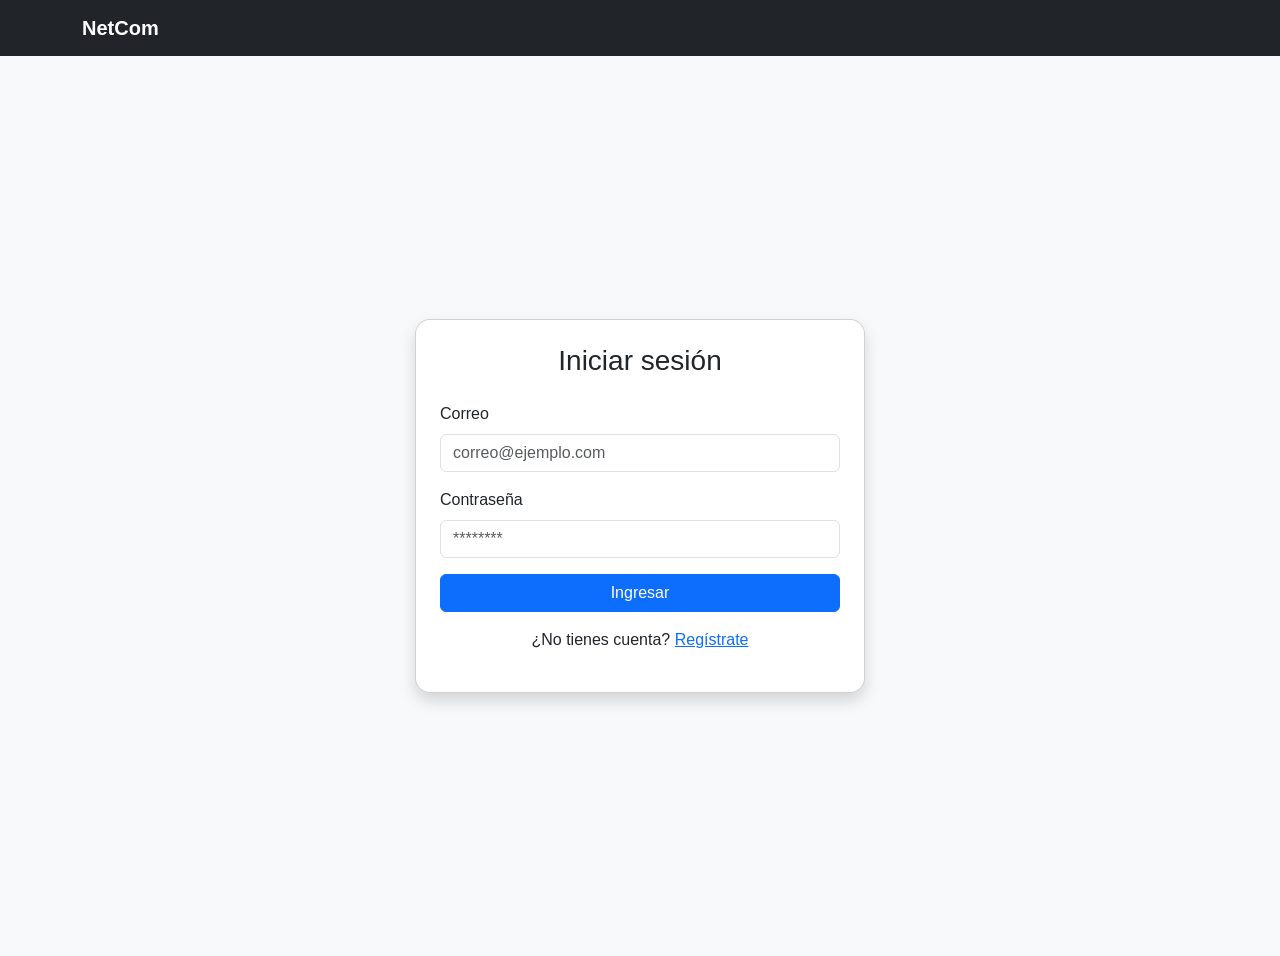
<file: frontend/admin-productos.html>
<!DOCTYPE html>
<html lang="es">
<head>
  <meta charset="UTF-8">
  <meta name="viewport" content="width=device-width, initial-scale=1.0">
  <title>NetCom | Gestión de productos</title>

  <link href="https://cdn.jsdelivr.net/npm/bootstrap@5.3.3/dist/css/bootstrap.min.css" rel="stylesheet">
</head>
<body>

<nav class="navbar navbar-expand-lg navbar-dark bg-dark">
  <div class="container">
    <a class="navbar-brand fw-bold" href="admin.html">NetCom Admin</a>

    <ul class="navbar-nav ms-auto">
      <li class="nav-item"><a class="nav-link" href="admin.html">Panel</a></li>
      <li class="nav-item"><a class="nav-link active" href="admin-productos.html">Productos</a></li>
      <li class="nav-item"><button class="btn btn-outline-light" onclick="cerrarSesion()">Cerrar sesión</button></li>
    </ul>
  </div>
</nav>

<main class="container my-5">
  <h2>Gestión de productos</h2>

  <div class="card p-4 shadow-sm my-4">
    <h4>Agregar / editar producto</h4>

    <input type="hidden" id="idProducto">

    <div class="row g-3">
      <div class="col-md-6">
        <input id="nombreProducto" class="form-control" placeholder="Nombre del producto">
      </div>

      <div class="col-md-6">
        <input id="marcaProducto" class="form-control" placeholder="Marca">
      </div>

      <div class="col-md-12">
        <input id="descripcionProducto" class="form-control" placeholder="Descripción">
      </div>

      <div class="col-md-4">
        <input id="precioProducto" type="number" class="form-control" placeholder="Precio">
      </div>

      <div class="col-md-4">
        <input id="stockProducto" type="number" class="form-control" placeholder="Stock">
      </div>

      <div class="col-md-4">
        <select id="categoriaProducto" class="form-select">
          <option value="1">Portátiles</option>
          <option value="2">Teléfonos</option>
          <option value="3">Consolas</option>
        </select>
      </div>

      <div class="col-md-12">
        <input id="imagenProducto" class="form-control" placeholder="Ruta imagen: img/productos/producto.jpg">
      </div>

      <div class="col-md-12">
        <button class="btn btn-primary" onclick="guardarProducto()">Guardar producto</button>
        <button class="btn btn-secondary" onclick="limpiarFormulario()">Limpiar</button>
      </div>
    </div>
  </div>

  <div class="table-responsive">
    <table class="table table-bordered align-middle">
      <thead class="table-dark">
        <tr>
          <th>Producto</th>
          <th>Categoría</th>
          <th>Precio</th>
          <th>Stock</th>
          <th>Estado</th>
          <th>Acciones</th>
        </tr>
      </thead>
      <tbody id="tablaProductos"></tbody>
    </table>
  </div>
</main>

<script src="js/auth.js"></script>
<script src="js/products.js"></script>

<script>
  async function cargarTablaProductos() {
    const usuario = JSON.parse(localStorage.getItem("usuarioNetcom"));

    if (!usuario || (usuario.Rol || usuario.rol) !== "admin") {
      alert("Acceso no autorizado.");
      window.location.href = "login.html";
      return;
    }

    await cargarProductosDesdeAPI();

    document.getElementById("tablaProductos").innerHTML = products.map(p => {
      const id = p.IdProducto || p.idProducto;
      const nombre = p.NombreProducto || p.nombreProducto;
      const categoria = p.NombreCategoria || p.nombreCategoria;
      const precio = p.Precio || p.precio;
      const stock = p.Stock ?? p.stock;
      const estado = stock <= 0 ? "Agotado" : "Disponible";

      return `
        <tr>
          <td>${nombre}</td>
          <td>${categoria}</td>
          <td>${formatoPrecio(precio)}</td>
          <td>${stock}</td>
          <td>${stock <= 0 ? `<span class="badge bg-danger">Agotado</span>` : `<span class="badge bg-success">Disponible</span>`}</td>
          <td>
            <button class="btn btn-warning btn-sm" onclick="editarProducto(${id})">Editar</button>
            <button class="btn btn-danger btn-sm" onclick="eliminarProducto(${id})">Eliminar</button>
          </td>
        </tr>
      `;
    }).join("");
  }

  function editarProducto(id) {
    const p = products.find(x => (x.IdProducto || x.idProducto) === id);

    document.getElementById("idProducto").value = p.IdProducto || p.idProducto;
    document.getElementById("nombreProducto").value = p.NombreProducto || p.nombreProducto;
    document.getElementById("marcaProducto").value = p.Marca || p.marca;
    document.getElementById("descripcionProducto").value = p.Descripcion || p.descripcion;
    document.getElementById("precioProducto").value = p.Precio || p.precio;
    document.getElementById("stockProducto").value = p.Stock ?? p.stock;
    document.getElementById("categoriaProducto").value = p.IdCategoria || p.idCategoria;
    document.getElementById("imagenProducto").value = p.Imagen || p.imagen;
  }

  async function guardarProducto() {
  const producto = {
    IdProducto: Number(document.getElementById("idProducto").value || 0),
    NombreProducto: document.getElementById("nombreProducto").value.trim(),
    Marca: document.getElementById("marcaProducto").value.trim(),
    Descripcion: document.getElementById("descripcionProducto").value.trim(),
    Precio: Number(document.getElementById("precioProducto").value),
    Stock: Number(document.getElementById("stockProducto").value),
    Imagen: document.getElementById("imagenProducto").value.trim(),
    IdCategoria: Number(document.getElementById("categoriaProducto").value)
  };

  if (producto.NombreProducto === "") {
    alert("El nombre del producto es obligatorio.");
    return;
  }

  if (producto.Marca === "") {
    alert("La marca es obligatoria.");
    return;
  }

  if (producto.Descripcion === "") {
    alert("La descripción es obligatoria.");
    return;
  }

  if (!producto.Precio || producto.Precio <= 0) {
    alert("El precio debe ser mayor que cero.");
    return;
  }

  if (isNaN(producto.Stock) || producto.Stock < 0) {
    alert("El stock no puede estar vacío ni ser negativo.");
    return;
  }

  if (!producto.IdCategoria || producto.IdCategoria <= 0) {
    alert("Debes seleccionar una categoría.");
    return;
  }

  const metodo = producto.IdProducto > 0 ? "PUT" : "POST";

  try {
    const respuesta = await fetch(API_PRODUCTO, {
      method: metodo,
      headers: {
        "Content-Type": "application/json"
      },
      body: JSON.stringify(producto)
    });

    if (respuesta.ok) {
      alert("Producto guardado correctamente.");
      limpiarFormulario();
      cargarTablaProductos();
    } else {
      const errorTexto = await respuesta.text();
      alert("No se pudo guardar el producto: " + errorTexto);
    }
  } catch (error) {
    console.error(error);
    alert("Error de conexión con la API de productos.");
  }
}

  async function eliminarProducto(id) {
    if (!confirm("¿Deseas eliminar este producto?")) return;

    const respuesta = await fetch(`${API_PRODUCTO}/${id}`, {
      method: "DELETE"
    });

    if (respuesta.ok) {
      alert("Producto eliminado.");
      cargarTablaProductos();
    } else {
      alert("No se pudo eliminar el producto.");
    }
  }

  function limpiarFormulario() {
    document.getElementById("idProducto").value = "";
    document.getElementById("nombreProducto").value = "";
    document.getElementById("marcaProducto").value = "";
    document.getElementById("descripcionProducto").value = "";
    document.getElementById("precioProducto").value = "";
    document.getElementById("stockProducto").value = "";
    document.getElementById("imagenProducto").value = "";
  }

  cargarTablaProductos();
</script>

</body>
</html>
</file>
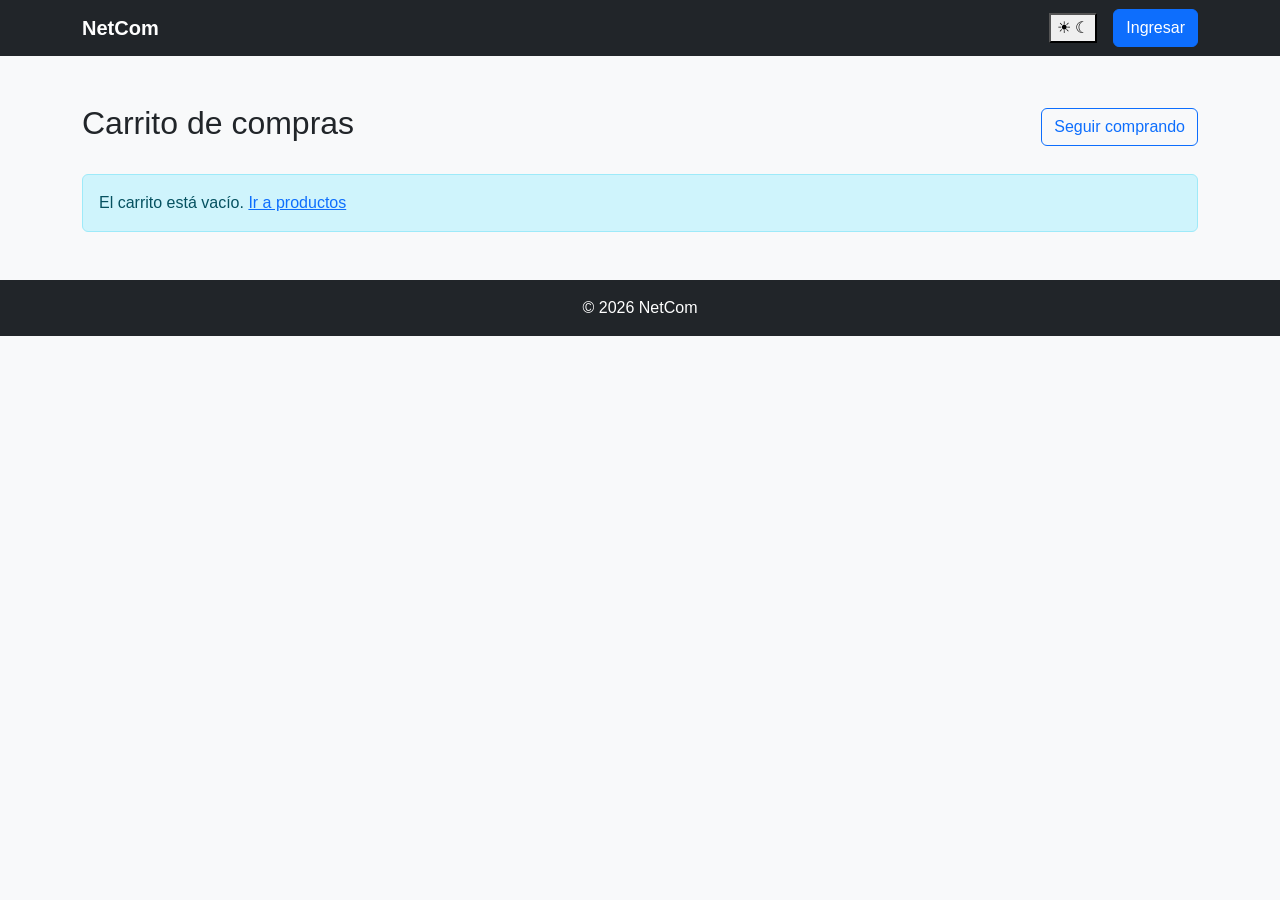
<file: frontend/carrito.html>
<!DOCTYPE html>
<html lang="es">
<head>
  <meta charset="UTF-8">
  <meta name="viewport" content="width=device-width, initial-scale=1.0">
  <title>NetCom | Carrito</title>

  <link href="https://cdn.jsdelivr.net/npm/bootstrap@5.3.3/dist/css/bootstrap.min.css" rel="stylesheet">
  <link rel="stylesheet" href="css/styles.css">
</head>
<body>

<nav class="navbar navbar-expand-lg navbar-dark bg-dark">
  <div class="container">
    <a class="navbar-brand fw-bold" href="index.html">NetCom</a>

    <button class="navbar-toggler" type="button" data-bs-toggle="collapse" data-bs-target="#menu">
      <span class="navbar-toggler-icon"></span>
    </button>

    <div class="collapse navbar-collapse" id="menu">
      <ul class="navbar-nav ms-auto align-items-lg-center">
        <li class="nav-item d-flex align-items-center ms-lg-3 my-2 my-lg-0">
  <button id="themeToggle" class="theme-toggle" type="button">
    <span class="theme-toggle-track">
      <span class="theme-icon theme-sun">☀</span>
      <span class="theme-icon theme-moon">☾</span>
      <span class="theme-toggle-thumb"></span>
    </span>
  </button>
</li>
        <li class="nav-item" id="zonaUsuario"></li>
      </ul>
    </div>
  </div>
</nav>

<main class="container my-5">
  <div class="d-flex justify-content-between align-items-center mb-4">
    <h2>Carrito de compras</h2>
    <a href="productos.html" class="btn btn-outline-primary">Seguir comprando</a>
  </div>

  <div id="contenedorCarrito"></div>
</main>

<footer class="bg-dark text-white text-center py-3">
  <p class="mb-0">© 2026 NetCom</p>
</footer>

<script src="https://cdn.jsdelivr.net/npm/bootstrap@5.3.3/dist/js/bootstrap.bundle.min.js"></script>
<script src="js/products.js"></script>

<script>
  function mostrarCarrito() {
  const carrito = JSON.parse(localStorage.getItem("carrito")) || [];
  const contenedor = document.getElementById("contenedorCarrito");

  if (carrito.length === 0) {
    contenedor.innerHTML = `
      <div class="alert alert-info">
        El carrito está vacío. <a href="productos.html">Ir a productos</a>
      </div>
    `;
    return;
  }

  let total = 0;

  const filas = carrito.map(p => {
    const nombre = p.nombre || p.name || "Producto sin nombre";
    const categoria = p.categoria || p.category || "Sin categoría";
    const precio = Number(p.precio || p.price || 0);
    const cantidad = Number(p.cantidad || p.quantity || 1);
    const subtotal = precio * cantidad;

    total += subtotal;

    return `
      <tr>
        <td>
          <strong>${nombre}</strong><br>
          <span class="text-muted">${categoria}</span>
        </td>
        <td>${formatoPrecio(precio)}</td>
        <td>
          <input 
            type="number" 
            class="form-control cantidad-input" 
            min="1" 
            value="${cantidad}" 
            onchange="actualizarCantidad(${p.idProducto}, this.value)"
          >
        </td>
        <td>${formatoPrecio(subtotal)}</td>
        <td>
          <button class="btn btn-danger btn-sm" onclick="eliminarDelCarrito(${p.idProducto})">
            Eliminar
          </button>
        </td>
      </tr>
    `;
  }).join("");

  contenedor.innerHTML = `
    <div class="table-responsive">
      <table class="table table-bordered align-middle">
        <thead class="table-dark">
          <tr>
            <th>Producto</th>
            <th>Precio unitario</th>
            <th>Cantidad</th>
            <th>Subtotal</th>
            <th>Acción</th>
          </tr>
        </thead>
        <tbody>
          ${filas}
        </tbody>
      </table>
    </div>

    <div class="card p-4 shadow-sm total-card ms-auto">
      <h4>Total del carrito</h4>
      <h2 class="text-primary">${formatoPrecio(total)}</h2>

      <button class="btn btn-success mt-3" data-bs-toggle="modal" data-bs-target="#modalPago">
        Finalizar compra
      </button>

      <button class="btn btn-outline-danger mt-2" onclick="vaciarCarrito()">
        Vaciar carrito
      </button>
    </div>
  `;
}
function actualizarCantidad(idProducto, cantidad) {
  let carrito = JSON.parse(localStorage.getItem("carrito")) || [];

  const producto = carrito.find(p => p.idProducto === idProducto);

  if (producto) {
    producto.cantidad = Number(cantidad);

    if (producto.cantidad <= 0) {
      carrito = carrito.filter(p => p.idProducto !== idProducto);
    }

    localStorage.setItem("carrito", JSON.stringify(carrito));
    mostrarCarrito();
  }
}

  function eliminarDelCarrito(id) {
    let carrito = JSON.parse(localStorage.getItem("carrito")) || [];
    carrito = carrito.filter(p => p.id !== id);
    localStorage.setItem("carrito", JSON.stringify(carrito));
    mostrarCarrito();
  }

  function vaciarCarrito() {
    localStorage.removeItem("carrito");
    mostrarCarrito();
  }

  mostrarCarrito();
</script>

<script>
  let compraCompletada = false;

  function mostrarCamposPago() {
    const metodo = document.getElementById("metodoPago").value;
    const contenedor = document.getElementById("camposPago");

    if (metodo === "nequi" || metodo === "daviplata") {
      contenedor.innerHTML = `
        <label class="form-label">Número de celular</label>
        <input id="datoPago" class="form-control" placeholder="Ej: 3001234567">
      `;
    } else if (metodo === "pse") {
      contenedor.innerHTML = `
        <label class="form-label">Banco</label>
        <select id="datoPago" class="form-select">
          <option value="">Seleccione banco</option>
          <option>Bancolombia</option>
          <option>Davivienda</option>
          <option>Banco de Bogotá</option>
          <option>BBVA</option>
        </select>
      `;
    } else if (metodo === "tarjeta") {
      contenedor.innerHTML = `
        <label class="form-label">Número de tarjeta</label>
        <input id="datoPago" class="form-control mb-2" placeholder="0000 0000 0000 0000">

        <label class="form-label">Fecha de vencimiento</label>
        <input class="form-control mb-2" placeholder="MM/AA">

        <label class="form-label">CVV</label>
        <input class="form-control" placeholder="123">
      `;
    } else if (metodo === "contraentrega") {
      contenedor.innerHTML = `
        <label class="form-label">Dirección de entrega</label>
        <input id="datoPago" class="form-control" placeholder="Dirección completa">
      `;
    } else {
      contenedor.innerHTML = "";
    }
  }

async function confirmarCompra() {
  const metodo = document.getElementById("metodoPago").value;
  const datoPago = document.getElementById("datoPago");
  const usuario = JSON.parse(localStorage.getItem("usuarioNetcom"));
  const carrito = JSON.parse(localStorage.getItem("carrito")) || [];

  if (!usuario) {
    alert("Debes iniciar sesión para finalizar la compra.");
    window.location.href = "login.html";
    return;
  }

  const rol = usuario.Rol || usuario.rol;

  if (rol === "admin") {
    alert("El administrador no puede realizar compras.");
    return;
  }

  if (carrito.length === 0) {
    alert("El carrito está vacío.");
    return;
  }

  if (!metodo || (datoPago && datoPago.value.trim() === "")) {
    alert("Completa la información del método de pago.");
    return;
  }

  const idUsuario = usuario.IdUsuario || usuario.idUsuario;

  const venta = {
    IdUsuario: idUsuario,
    MetodoPago: metodo,
    DatoPago: datoPago ? datoPago.value.trim() : "",
    Detalles: carrito.map(p => ({
      IdProducto: p.idProducto || p.IdProducto || p.id,
      Cantidad: p.cantidad || p.quantity || 1
    }))
  };

  try {
    const respuesta = await fetch("https://localhost:44301/api/venta", {
      method: "POST",
      headers: {
        "Content-Type": "application/json"
      },
      body: JSON.stringify(venta)
    });

    if (!respuesta.ok) {
      const errorTexto = await respuesta.text();
      alert("No se pudo registrar la venta: " + errorTexto);
      return;
    }

    compraCompletada = true;

    localStorage.removeItem("carrito");

    const modal = bootstrap.Modal.getInstance(document.getElementById("modalPago"));
    modal.hide();

    document.getElementById("mensajeCompra").innerHTML = `
      <div class="alert alert-success text-center shadow">
        <h4>✅ Venta realizada</h4>
        <p>La compra fue registrada correctamente en la base de datos.</p>
      </div>
    `;

    setTimeout(() => {
      window.location.href = "dashboard.html";
    }, 2000);

  } catch (error) {
    console.error(error);
    alert("Error de conexión con la API de ventas.");
  }
}
  document.getElementById("modalPago").addEventListener("hidden.bs.modal", function () {
    if (!compraCompletada) {
      document.getElementById("mensajeCompra").innerHTML = `
        <div class="alert alert-danger text-center shadow">
          <h4>❌ Venta cancelada</h4>
          <p>No se completó la información de pago.</p>
        </div>
      `;
    }

    compraCompletada = false;
  });
</script>

<div class="modal fade" id="modalPago" tabindex="-1">
  <div class="modal-dialog modal-dialog-centered">
    <div class="modal-content">
      <div class="modal-header bg-dark text-white">
        <h5 class="modal-title">Finalizar compra</h5>
        <button type="button" class="btn-close btn-close-white" data-bs-dismiss="modal"></button>
      </div>

      <div class="modal-body">
        <label class="form-label">Método de pago</label>
        <select id="metodoPago" class="form-select mb-3" onchange="mostrarCamposPago()">
          <option value="">Seleccione método de pago</option>
          <option value="nequi">Nequi</option>
          <option value="daviplata">Daviplata</option>
          <option value="pse">PSE</option>
          <option value="tarjeta">Tarjeta débito/crédito</option>
          <option value="contraentrega">Pago contraentrega</option>
        </select>

        <div id="camposPago"></div>
      </div>

      <div class="modal-footer">
        <button class="btn btn-secondary" data-bs-dismiss="modal">Cancelar</button>
        <button class="btn btn-success" onclick="confirmarCompra()">Confirmar compra</button>
      </div>
    </div>
  </div>
</div>

<div id="mensajeCompra" class="position-fixed top-0 start-50 translate-middle-x mt-4 z-3"></div>

<script src="js/auth.js"></script>
<script src="js/session.js"></script>
<script src="js/theme.js"></script>
</body>
</html>
</file>
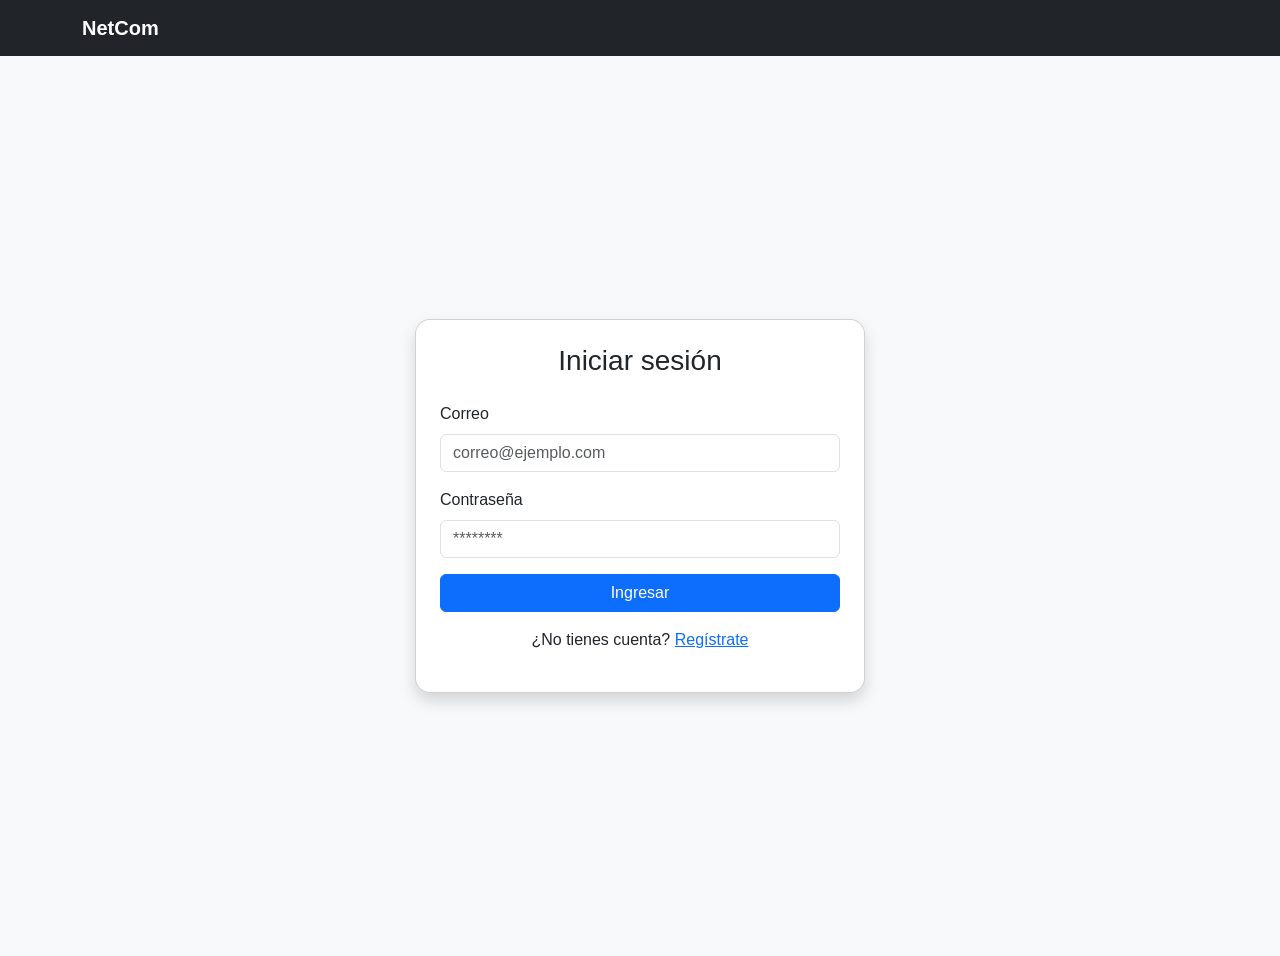
<file: frontend/dashboard.html>
<!DOCTYPE html>
<html lang="es">
<head>
  <meta charset="UTF-8">
  <meta name="viewport" content="width=device-width, initial-scale=1.0">
  <title>NetCom | Mi cuenta</title>

  <link href="https://cdn.jsdelivr.net/npm/bootstrap@5.3.3/dist/css/bootstrap.min.css" rel="stylesheet">
  <link rel="stylesheet" href="css/styles.css">
</head>

<body>

<nav class="navbar navbar-expand-lg navbar-dark bg-dark sticky-top">
  <div class="container">
    <a class="navbar-brand fw-bold" href="index.html">NetCom</a>

    <button class="navbar-toggler" type="button" data-bs-toggle="collapse" data-bs-target="#menu">
      <span class="navbar-toggler-icon"></span>
    </button>

    <div class="collapse navbar-collapse" id="menu">
      <ul class="navbar-nav ms-auto align-items-lg-center">
        <li class="nav-item"><a class="nav-link" href="index.html">Inicio</a></li>
        <li class="nav-item"><a class="nav-link" href="productos.html">Productos</a></li>
        <li class="nav-item"><a class="nav-link" href="carrito.html">Carrito</a></li>

        <li class="nav-item" id="menuCuenta">
          <a class="nav-link active" href="dashboard.html">Mi cuenta</a>
        </li>

        <li class="nav-item d-flex align-items-center ms-lg-3 my-2 my-lg-0">
          <button id="themeToggle" class="theme-toggle" type="button">
            <span class="theme-toggle-track">
              <span class="theme-icon theme-sun">☀</span>
              <span class="theme-icon theme-moon">☾</span>
              <span class="theme-toggle-thumb"></span>
            </span>
          </button>
        </li>

        <li class="nav-item" id="zonaUsuario"></li>
      </ul>
    </div>
  </div>
</nav>

<main class="container my-5">
  <div id="contenidoCuenta"></div>
</main>

<footer class="bg-dark text-white text-center py-3">
  <p class="mb-0">© 2026 NetCom</p>
</footer>

<div class="modal fade" id="modalAyuda" tabindex="-1">
  <div class="modal-dialog modal-dialog-centered">
    <div class="modal-content">
      <div class="modal-header bg-dark text-white">
        <h5 class="modal-title">Ayuda NetCom</h5>
        <button type="button" class="btn-close btn-close-white" data-bs-dismiss="modal"></button>
      </div>

      <div class="modal-body">
        <p class="mb-0">
          La ayuda no está disponible en este momento. Esta sección queda preparada para una futura integración con soporte o centro de ayuda.
        </p>
      </div>

      <div class="modal-footer">
        <button class="btn btn-primary" data-bs-dismiss="modal">Entendido</button>
      </div>
    </div>
  </div>
</div>

<script src="https://cdn.jsdelivr.net/npm/bootstrap@5.3.3/dist/js/bootstrap.bundle.min.js"></script>

<script src="js/auth.js"></script>
<script src="js/session.js"></script>
<script src="js/theme.js"></script>

<script>
  document.addEventListener("DOMContentLoaded", function () {
    cargarCuenta();
  });

  function obtenerIdUsuario(usuario) {
    return usuario.IdUsuario || usuario.idUsuario;
  }

  function enmascararCorreo(correo) {
    if (!correo || !correo.includes("@")) {
      return "Correo no disponible";
    }

    const partes = correo.split("@");
    const usuario = partes[0];
    const dominio = partes[1];

    if (usuario.length <= 2) {
      return usuario[0] + "****@" + dominio;
    }

    const visibles = usuario.substring(0, 2);
    const ocultos = "*".repeat(Math.max(usuario.length - 2, 4));

    return visibles + ocultos + "@" + dominio;
  }

  function formatearFecha(fecha) {
    if (!fecha) return "Fecha no disponible";

    return new Date(fecha).toLocaleDateString("es-CO", {
      year: "numeric",
      month: "long",
      day: "numeric"
    });
  }

  function formatoPrecioCuenta(valor) {
    return "$" + Number(valor || 0).toLocaleString("es-CO");
  }

  async function cargarCuenta() {
    const usuario = JSON.parse(localStorage.getItem("usuarioNetcom"));
    const contenedor = document.getElementById("contenidoCuenta");

    if (!usuario) {
      window.location.href = "login.html";
      return;
    }

    const rol = usuario.Rol || usuario.rol;

    if (rol === "admin") {
      window.location.href = "admin.html";
      return;
    }

    const idUsuario = obtenerIdUsuario(usuario);

    try {
      const respuesta = await fetch(`https://localhost:44301/api/venta/resumen/${idUsuario}`);

      if (!respuesta.ok) {
        throw new Error("No se pudo obtener el resumen.");
      }

      const resumen = await respuesta.json();

      pintarCuenta(resumen);

    } catch (error) {
      console.error(error);

      pintarCuenta({
        IdUsuario: idUsuario,
        NombreCompleto: `${usuario.Nombre || usuario.nombre} ${usuario.Apellido || usuario.apellido}`,
        Correo: usuario.Correo || usuario.correo,
        Rol: rol,
        FechaRegistro: usuario.FechaRegistro || usuario.fechaRegistro,
        ComprasRealizadas: 0,
        TotalComprado: 0,
        UltimaCompra: null
      });
    }
  }

  function pintarCuenta(resumen) {
    const nombre = resumen.NombreCompleto || resumen.nombreCompleto || "Usuario NetCom";
    const correo = resumen.Correo || resumen.correo || "";
    const rol = resumen.Rol || resumen.rol || "cliente";
    const fechaRegistro = resumen.FechaRegistro || resumen.fechaRegistro;
    const compras = resumen.ComprasRealizadas ?? resumen.comprasRealizadas ?? 0;
    const totalComprado = resumen.TotalComprado ?? resumen.totalComprado ?? 0;
    const ultimaCompra = resumen.UltimaCompra || resumen.ultimaCompra;

    document.getElementById("contenidoCuenta").innerHTML = `
      <section class="account-header mb-4">
        <div>
          <span class="badge bg-primary mb-2">Mi cuenta</span>
          <h1 class="fw-bold">Hola, ${nombre}</h1>
          <p class="text-muted mb-0">
            Consulta tus datos de usuario y el resumen de tus compras en NetCom.
          </p>
        </div>
      </section>

      <div class="row g-4">
        <div class="col-lg-4">
          <div class="account-card text-center">
            <div class="account-avatar">
              ${nombre.charAt(0).toUpperCase()}
            </div>

            <h4 class="fw-bold mt-3">${nombre}</h4>
            <p class="text-muted mb-1">${enmascararCorreo(correo)}</p>
            <span class="badge bg-success text-capitalize">${rol}</span>

            <hr>

            <button class="btn btn-outline-primary w-100 mb-2" data-bs-toggle="modal" data-bs-target="#modalAyuda">
              Ayuda
            </button>

            <button class="btn btn-outline-danger w-100" onclick="cerrarSesion()">
              Cerrar sesión
            </button>
          </div>
        </div>

        <div class="col-lg-8">
          <div class="row g-4">
            <div class="col-md-6">
              <div class="account-stat-card">
                <span>Compras realizadas</span>
                <h2>${compras}</h2>
                <p class="text-muted mb-0">Compras registradas en la base de datos.</p>
              </div>
            </div>

            <div class="col-md-6">
              <div class="account-stat-card">
                <span>Total comprado</span>
                <h2>${formatoPrecioCuenta(totalComprado)}</h2>
                <p class="text-muted mb-0">Valor acumulado de compras realizadas.</p>
              </div>
            </div>

            <div class="col-md-6">
              <div class="account-stat-card">
                <span>Miembro desde</span>
                <h4>${formatearFecha(fechaRegistro)}</h4>
                <p class="text-muted mb-0">Fecha de registro en NetCom.</p>
              </div>
            </div>

            <div class="col-md-6">
              <div class="account-stat-card">
                <span>Última compra</span>
                <h4>${ultimaCompra ? formatearFecha(ultimaCompra) : "Sin compras"}</h4>
                <p class="text-muted mb-0">Última venta registrada.</p>
              </div>
            </div>
          </div>

          <div class="account-card mt-4">
            <h4 class="fw-bold">Datos de la cuenta</h4>

            <div class="table-responsive mt-3">
              <table class="table table-bordered align-middle">
                <tbody>
                  <tr>
                    <th>Nombre completo</th>
                    <td>${nombre}</td>
                  </tr>

                  <tr>
                    <th>Correo</th>
                    <td>${enmascararCorreo(correo)}</td>
                  </tr>

                  <tr>
                    <th>Tipo de cuenta</th>
                    <td class="text-capitalize">${rol}</td>
                  </tr>

                  <tr>
                    <th>Fecha de registro</th>
                    <td>${formatearFecha(fechaRegistro)}</td>
                  </tr>
                </tbody>
              </table>
            </div>

            <div class="d-flex gap-2 flex-wrap">
              <a href="productos.html" class="btn btn-primary">Ir al catálogo</a>
              <a href="carrito.html" class="btn btn-outline-primary">Ver carrito</a>
            </div>
          </div>
        </div>
      </div>
    `;
  }
</script>

</body>
</html>
</file>
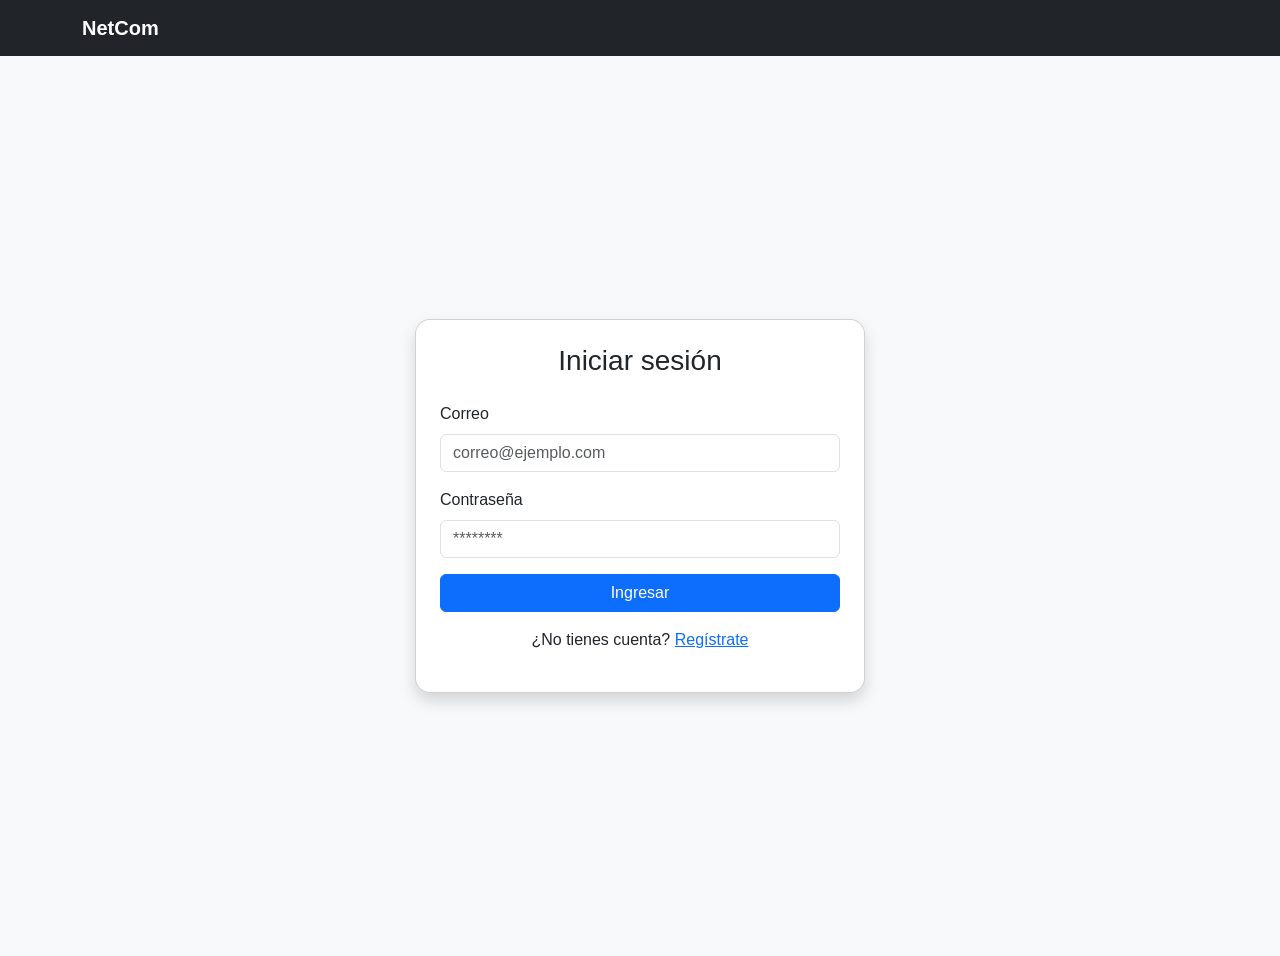
<file: frontend/login.html>
<!DOCTYPE html>
<html lang="es">
<head>
  <meta charset="UTF-8">
  <meta name="viewport" content="width=device-width, initial-scale=1.0">
  <title>NetCom | Login</title>

  <link href="https://cdn.jsdelivr.net/npm/bootstrap@5.3.3/dist/css/bootstrap.min.css" rel="stylesheet">
  <link rel="stylesheet" href="css/styles.css">
</head>
<body class="bg-light">

<nav class="navbar navbar-dark bg-dark">
  <div class="container">
    <a class="navbar-brand fw-bold" href="index.html">NetCom</a>
  </div>
</nav>

<div class="container d-flex justify-content-center align-items-center min-vh-100">
  <div class="card p-4 shadow form-card">
    <h3 class="text-center mb-4">Iniciar sesión</h3>

    <form onsubmit="loginUsuario(event)">
      <div class="mb-3">
        <label class="form-label">Correo</label>
        <input id="loginCorreo" type="email" class="form-control" placeholder="correo@ejemplo.com" required>
      </div>

      <div class="mb-3">
        <label class="form-label">Contraseña</label>
        <input id="loginContrasena" type="password" class="form-control" placeholder="********" required>
      </div>

      <button type="submit" class="btn btn-primary w-100">
        Ingresar
      </button>
    </form>

    <div id="mensajeLogin"></div>

    <p class="text-center mt-3">
      ¿No tienes cuenta? <a href="register.html">Regístrate</a>
    </p>
  </div>
</div>

<script src="https://cdn.jsdelivr.net/npm/bootstrap@5.3.3/dist/js/bootstrap.bundle.min.js"></script>
<script src="js/auth.js"></script>

</body>
</html>
</file>
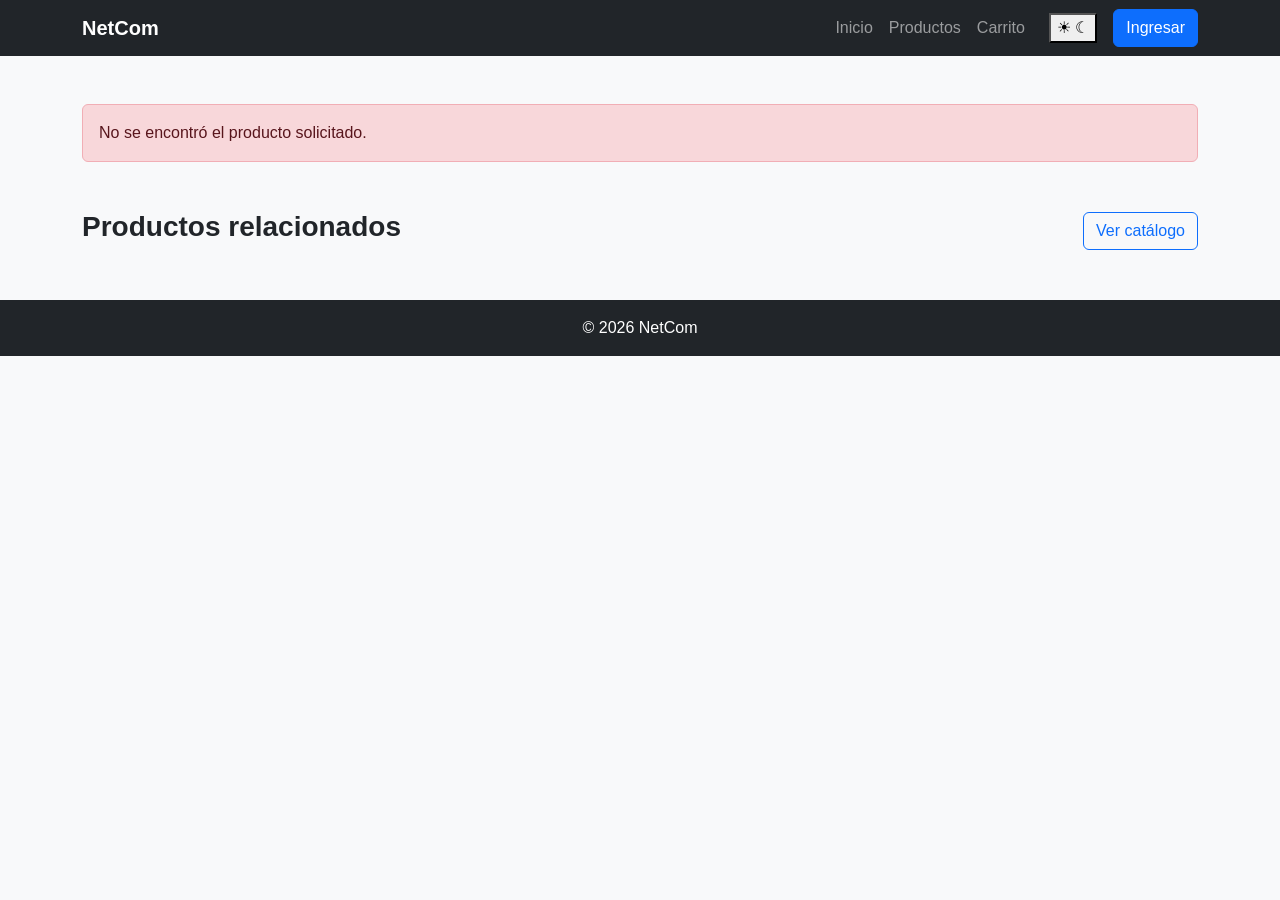
<file: frontend/producto-detalle.html>
<!DOCTYPE html>
<html lang="es">
<head>
  <meta charset="UTF-8">
  <meta name="viewport" content="width=device-width, initial-scale=1.0">
  <title>NetCom | Detalle del producto</title>

  <link href="https://cdn.jsdelivr.net/npm/bootstrap@5.3.3/dist/css/bootstrap.min.css" rel="stylesheet">
  <link rel="stylesheet" href="css/styles.css">
</head>

<body>

<nav class="navbar navbar-expand-lg navbar-dark bg-dark sticky-top">
  <div class="container">
    <a class="navbar-brand fw-bold" href="index.html">NetCom</a>

    <button class="navbar-toggler" type="button" data-bs-toggle="collapse" data-bs-target="#menu">
      <span class="navbar-toggler-icon"></span>
    </button>

    <div class="collapse navbar-collapse" id="menu">
      <ul class="navbar-nav ms-auto align-items-lg-center">
        <li class="nav-item"><a class="nav-link" href="index.html">Inicio</a></li>
        <li class="nav-item"><a class="nav-link" href="productos.html">Productos</a></li>
        <li class="nav-item"><a class="nav-link" href="carrito.html">Carrito</a></li>
        <li class="nav-item" id="menuCuenta">
  <a class="nav-link" href="dashboard.html">Mi cuenta</a>
</li>
        <li class="nav-item d-flex align-items-center ms-lg-3 my-2 my-lg-0">
  <button id="themeToggle" class="theme-toggle" type="button">
    <span class="theme-toggle-track">
      <span class="theme-icon theme-sun">☀</span>
      <span class="theme-icon theme-moon">☾</span>
      <span class="theme-toggle-thumb"></span>
    </span>
  </button>
</li>
        <li class="nav-item" id="zonaUsuario"></li>
      </ul>
    </div>
  </div>
</nav>

<main class="container my-5">
  <div id="detalleProducto"></div>

  <section class="mt-5">
    <div class="d-flex justify-content-between align-items-center mb-4">
      <h3 class="fw-bold">Productos relacionados</h3>
      <a href="productos.html" class="btn btn-outline-primary">Ver catálogo</a>
    </div>

    <div id="productosRelacionados" class="row g-4"></div>
  </section>
</main>

<footer class="bg-dark text-white text-center py-3">
  <p class="mb-0">© 2026 NetCom</p>
</footer>

<script src="https://cdn.jsdelivr.net/npm/bootstrap@5.3.3/dist/js/bootstrap.bundle.min.js"></script>

<script src="js/auth.js"></script>
<script src="js/session.js"></script>
<script src="js/products.js"></script>

<script>
  let productoActual = null;

  document.addEventListener("DOMContentLoaded", async function () {
    await cargarDetalle();
  });

  async function cargarDetalle() {
    const parametros = new URLSearchParams(window.location.search);
    const id = Number(parametros.get("id"));

    if (!id) {
      mostrarError("No se encontró el producto solicitado.");
      return;
    }

    try {
      const respuesta = await fetch(`${API_PRODUCTO}/${id}`);

      if (respuesta.ok) {
        productoActual = await respuesta.json();
      } else {
        await cargarProductosDesdeAPI();
        productoActual = products.find(p => obtenerId(p) === id);
      }

      if (!productoActual) {
        mostrarError("El producto no existe o no está disponible.");
        return;
      }

      products = [productoActual];

      pintarDetalle(productoActual);

      await cargarProductosDesdeAPI();
      pintarRelacionados(productoActual);

    } catch (error) {
      console.error(error);
      mostrarError("Error al cargar el detalle del producto.");
    }
  }

  function mostrarError(mensaje) {
    document.getElementById("detalleProducto").innerHTML = `
      <div class="alert alert-danger">
        ${mensaje}
      </div>
    `;
  }

  function obtenerId(p) {
    return p.IdProducto || p.idProducto || p.id;
  }

  function obtenerNombre(p) {
    return p.NombreProducto || p.nombreProducto || p.name || "Producto sin nombre";
  }

  function obtenerDescripcion(p) {
    return p.Descripcion || p.descripcion || p.description || "";
  }

  function obtenerPrecio(p) {
    return Number(p.Precio || p.precio || p.price || 0);
  }

  function obtenerStock(p) {
    return Number(p.Stock ?? p.stock ?? 0);
  }

  function obtenerMarca(p) {
    return p.Marca || p.marca || "";
  }

  function obtenerCategoria(p) {
    return p.NombreCategoria || p.nombreCategoria || p.category || "Sin categoría";
  }

  function obtenerCategoriaNormalizada(p) {
    if (typeof normalizarCategoria === "function") {
      return normalizarCategoria(obtenerCategoria(p));
    }

    return obtenerCategoria(p).toLowerCase();
  }

  function imagenProducto(p) {
    if (typeof obtenerImagenProducto === "function") {
      return obtenerImagenProducto(p);
    }

    return p.Imagen || p.imagen || p.image || "https://via.placeholder.com/700x500?text=Producto";
  }

  function obtenerMetodosPago(p) {
    if (Array.isArray(p.MetodosPago)) {
      return p.MetodosPago;
    }

    if (Array.isArray(p.metodosPago)) {
      return p.metodosPago;
    }

    if (typeof p.MetodosPago === "string") {
      return p.MetodosPago.split(",").map(x => x.trim());
    }

    if (typeof p.metodosPago === "string") {
      return p.metodosPago.split(",").map(x => x.trim());
    }

    return ["Nequi", "Daviplata", "PSE", "Tarjeta débito/crédito", "Pago contraentrega"];
  }

  function obtenerCaracteristicas(p) {
    if (Array.isArray(p.Caracteristicas)) {
      return p.Caracteristicas;
    }

    if (Array.isArray(p.caracteristicas)) {
      return p.caracteristicas;
    }

    const descripcion = obtenerDescripcion(p);
    const categoria = obtenerCategoriaNormalizada(p);
    const nombre = obtenerNombre(p).toLowerCase();

    if (descripcion) {
      const desdeDescripcion = descripcion
        .split(",")
        .map(x => x.trim())
        .filter(x => x.length > 0);

      if (desdeDescripcion.length > 0) {
        return desdeDescripcion;
      }
    }

    if (categoria === "portatiles") {
      return ["Procesador de alto rendimiento", "Memoria RAM optimizada", "Almacenamiento SSD", "Ideal para estudio, trabajo o gaming"];
    }

    if (categoria === "telefonos") {
      return ["Pantalla de alta resolución", "Buena capacidad de almacenamiento", "Cámara avanzada", "Conectividad móvil"];
    }

    if (categoria === "consolas") {
      return ["Sistema de videojuegos", "Almacenamiento interno", "Compatible con juegos actuales", "Entretenimiento en casa"];
    }

    return ["Producto tecnológico", "Disponible en NetCom", "Información actualizada"];
  }

  function pintarDetalle(p) {
    const id = obtenerId(p);
    const nombre = obtenerNombre(p);
    const descripcion = obtenerDescripcion(p);
    const precio = obtenerPrecio(p);
    const stock = obtenerStock(p);
    const marca = obtenerMarca(p);
    const categoria = obtenerCategoria(p);
    const imagen = imagenProducto(p);
    const agotado = stock <= 0;
    const metodosPago = obtenerMetodosPago(p);
    const caracteristicas = obtenerCaracteristicas(p);

    const usuario = JSON.parse(localStorage.getItem("usuarioNetcom"));
    const rol = usuario ? (usuario.Rol || usuario.rol) : null;

    let botonCompra = "";

    if (rol === "admin") {
      botonCompra = `<button class="btn btn-secondary btn-lg w-100" disabled>El administrador no puede comprar</button>`;
    } else if (agotado) {
      botonCompra = `<button class="btn btn-danger btn-lg w-100" disabled>Producto agotado</button>`;
    } else {
      botonCompra = `<button class="btn btn-primary btn-lg w-100" onclick="agregarCarrito(${id})">Agregar al carrito</button>`;
    }

    document.getElementById("detalleProducto").innerHTML = `
      <div class="row g-5 align-items-start">

        <div class="col-lg-6">
          <div class="detail-image-box shadow-sm">
            <img 
              src="${imagen}" 
              alt="${nombre}"
              onerror="this.src='https://via.placeholder.com/700x500?text=Sin+Imagen'"
            >
          </div>
        </div>

        <div class="col-lg-6">
          <div class="detail-info-box">
            <span class="badge bg-secondary mb-2">${categoria}</span>

            ${agotado ? `<span class="badge bg-danger mb-2 ms-2">Agotado</span>` : `<span class="badge bg-success mb-2 ms-2">Disponible</span>`}

            <h1 class="fw-bold">${nombre}</h1>

            <p class="text-muted mb-2">
              Marca: <strong>${marca || "No especificada"}</strong>
            </p>

            <p class="detail-description">
              ${descripcion || "Producto tecnológico disponible en NetCom."}
            </p>

            <div class="detail-price-box my-4">
              <small class="text-muted">Precio</small>
              <h2 class="text-primary fw-bold">${formatoPrecio(precio)}</h2>
              <p class="mb-0 ${agotado ? 'text-danger' : 'text-success'}">
                Stock disponible: <strong>${stock}</strong>
              </p>
            </div>

            <div class="mb-4">
              <h5 class="fw-bold">Métodos de pago disponibles</h5>

              <div class="payment-list">
                ${metodosPago.map(m => `<span>${m}</span>`).join("")}
              </div>
            </div>

            <div class="d-grid gap-2 mb-4">
              ${botonCompra}
              <a href="carrito.html" class="btn btn-outline-primary btn-lg">
                Ir al carrito
              </a>
            </div>

            <div class="alert alert-info small">
              Esta compra es simulada para el proyecto NetCom. El método de pago se selecciona al finalizar la compra.
            </div>
          </div>
        </div>

      </div>

      <section class="mt-5">
        <div class="row g-4">
          <div class="col-lg-7">
            <div class="detail-section-card">
              <h4 class="fw-bold">Características del producto</h4>

              <div class="table-responsive mt-3">
                <table class="table table-bordered">
                  <tbody>
                    ${caracteristicas.map((c, index) => `
                      <tr>
                        <th>Característica ${index + 1}</th>
                        <td>${c}</td>
                      </tr>
                    `).join("")}
                  </tbody>
                </table>
              </div>
            </div>
          </div>

          <div class="col-lg-5">
            <div class="detail-section-card">
              <h4 class="fw-bold">Información adicional</h4>

              <ul class="list-unstyled mt-3">
                <li class="mb-2">✅ Producto registrado en NetCom.</li>
                <li class="mb-2">✅ Stock controlado desde inventario.</li>
                <li class="mb-2">✅ Métodos de pago preparados para Colombia.</li>
                <li class="mb-2">✅ Características listas para futura gestión por admin.</li>
              </ul>
            </div>
          </div>
        </div>
      </section>
    `;
  }

  function pintarRelacionados(producto) {
    const categoriaActual = obtenerCategoriaNormalizada(producto);
    const idActual = obtenerId(producto);

    const relacionados = products
      .filter(p => obtenerCategoriaNormalizada(p) === categoriaActual && obtenerId(p) !== idActual)
      .slice(0, 4);

    if (relacionados.length === 0) {
      document.getElementById("productosRelacionados").innerHTML = `
        <div class="col-12">
          <div class="alert alert-info">No hay productos relacionados disponibles.</div>
        </div>
      `;
      return;
    }

    document.getElementById("productosRelacionados").innerHTML = relacionados.map(p => {
      const id = obtenerId(p);
      const nombre = obtenerNombre(p);
      const precio = obtenerPrecio(p);
      const imagen = imagenProducto(p);
      const stock = obtenerStock(p);

      return `
        <div class="col-md-3">
          <div class="card h-100 product-card shadow-sm">
            <img 
              src="${imagen}" 
              class="card-img-top" 
              alt="${nombre}"
              onerror="this.src='https://via.placeholder.com/400x250?text=Producto'"
            >

            <div class="card-body">
              <h6>
                <a href="producto-detalle.html?id=${id}" class="text-decoration-none">
                  ${nombre}
                </a>
              </h6>

              <p class="text-primary fw-bold">${formatoPrecio(precio)}</p>
              <p class="small text-muted">Stock: ${stock}</p>
            </div>
          </div>
        </div>
      `;
    }).join("");
  }
</script>
<script src="js/theme.js"></script>
</body>
</html>
</file>
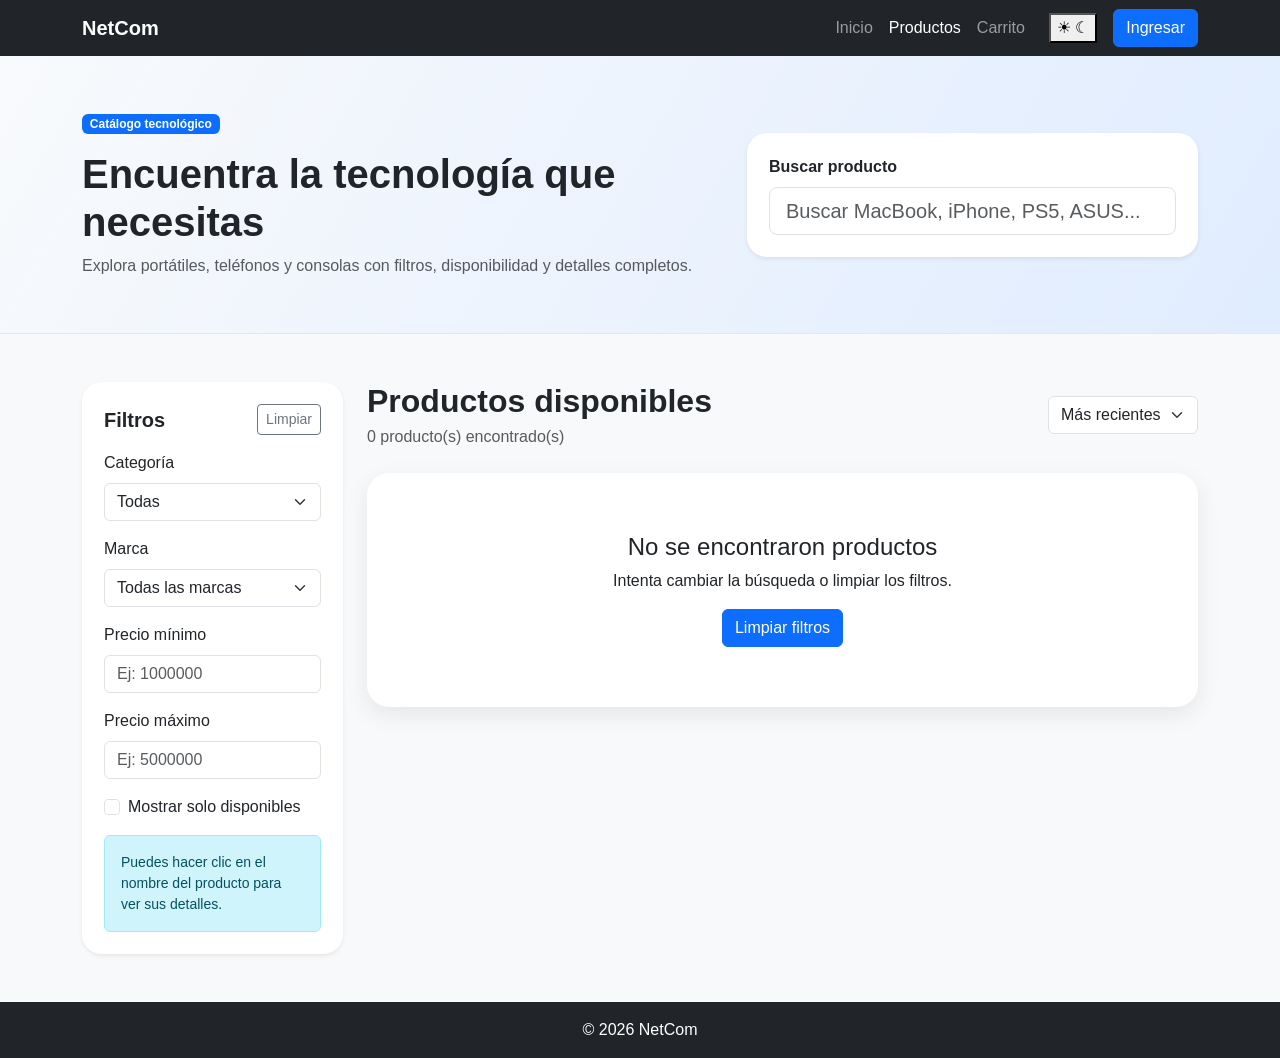
<file: frontend/productos.html>
<!DOCTYPE html>
<html lang="es">
<head>
  <meta charset="UTF-8">
  <meta name="viewport" content="width=device-width, initial-scale=1.0">
  <title>NetCom | Productos</title>

  <link href="https://cdn.jsdelivr.net/npm/bootstrap@5.3.3/dist/css/bootstrap.min.css" rel="stylesheet">
  <link rel="stylesheet" href="css/styles.css">
</head>

<body>

<nav class="navbar navbar-expand-lg navbar-dark bg-dark sticky-top">
  <div class="container">
    <a class="navbar-brand fw-bold" href="index.html">NetCom</a>

    <button class="navbar-toggler" type="button" data-bs-toggle="collapse" data-bs-target="#menu">
      <span class="navbar-toggler-icon"></span>
    </button>

    <div class="collapse navbar-collapse" id="menu">
      <ul class="navbar-nav ms-auto align-items-lg-center">
        <li class="nav-item"><a class="nav-link" href="index.html">Inicio</a></li>
        <li class="nav-item"><a class="nav-link active" href="productos.html">Productos</a></li>
        <li class="nav-item"><a class="nav-link" href="carrito.html">Carrito</a></li>
<li class="nav-item" id="menuCuenta">
  <a class="nav-link" href="dashboard.html">Mi cuenta</a>
</li>        <li class="nav-item d-flex align-items-center ms-lg-3 my-2 my-lg-0">
  <button id="themeToggle" class="theme-toggle" type="button">
    <span class="theme-toggle-track">
      <span class="theme-icon theme-sun">☀</span>
      <span class="theme-icon theme-moon">☾</span>
      <span class="theme-toggle-thumb"></span>
    </span>
  </button>
</li>
        <li class="nav-item" id="zonaUsuario"></li>
      </ul>
    </div>
  </div>
</nav>

<header class="catalog-header">
  <div class="container">
    <div class="row align-items-center g-4">
      <div class="col-lg-7">
        <span class="badge bg-primary mb-3">Catálogo tecnológico</span>
        <h1 class="fw-bold">Encuentra la tecnología que necesitas</h1>
        <p class="text-muted mb-0">
          Explora portátiles, teléfonos y consolas con filtros, disponibilidad y detalles completos.
        </p>
      </div>

      <div class="col-lg-5">
        <div class="catalog-search-card shadow-sm">
          <label class="form-label fw-semibold">Buscar producto</label>
          <input 
            id="buscarProducto" 
            type="text" 
            class="form-control form-control-lg" 
            placeholder="Buscar MacBook, iPhone, PS5, ASUS..."
            autocomplete="off"
          >
        </div>
      </div>
    </div>
  </div>
</header>

<main class="container my-5">
  <div class="row g-4">

    <!-- FILTROS -->
    <aside class="col-lg-3">
      <div class="filters-panel shadow-sm">
        <div class="d-flex justify-content-between align-items-center mb-3">
          <h5 class="fw-bold mb-0">Filtros</h5>
          <button class="btn btn-sm btn-outline-secondary" onclick="limpiarFiltros()">Limpiar</button>
        </div>

        <div class="mb-3">
          <label class="form-label">Categoría</label>
          <select id="filtroCategoria" class="form-select">
            <option value="todos">Todas</option>
            <option value="portatiles">Portátiles</option>
            <option value="telefonos">Teléfonos</option>
            <option value="consolas">Consolas</option>
          </select>
        </div>

        <div class="mb-3">
          <label class="form-label">Marca</label>
          <select id="filtroMarca" class="form-select">
            <option value="todos">Todas las marcas</option>
          </select>
        </div>

        <div class="mb-3">
          <label class="form-label">Precio mínimo</label>
          <input id="precioMinimo" type="number" class="form-control" placeholder="Ej: 1000000">
        </div>

        <div class="mb-3">
          <label class="form-label">Precio máximo</label>
          <input id="precioMaximo" type="number" class="form-control" placeholder="Ej: 5000000">
        </div>

        <div class="form-check mb-3">
          <input id="soloDisponibles" class="form-check-input" type="checkbox">
          <label class="form-check-label" for="soloDisponibles">
            Mostrar solo disponibles
          </label>
        </div>

        <div class="alert alert-info small mb-0">
          Puedes hacer clic en el nombre del producto para ver sus detalles.
        </div>
      </div>
    </aside>

    <!-- PRODUCTOS -->
    <section class="col-lg-9">
      <div class="d-flex flex-column flex-md-row justify-content-between align-items-md-center gap-3 mb-4">
        <div>
          <h2 class="fw-bold mb-1">Productos disponibles</h2>
          <p id="cantidadResultados" class="text-muted mb-0"></p>
        </div>

        <div class="d-flex gap-2">
          <select id="ordenProductos" class="form-select">
            <option value="recientes">Más recientes</option>
            <option value="precio-menor">Menor precio</option>
            <option value="precio-mayor">Mayor precio</option>
            <option value="stock-mayor">Mayor stock</option>
            <option value="nombre-az">Nombre A-Z</option>
          </select>
        </div>
      </div>

      <div id="contenedorProductos" class="row g-4"></div>
    </section>

  </div>
</main>

<footer class="bg-dark text-white text-center py-3">
  <p class="mb-0">© 2026 NetCom</p>
</footer>

<script src="https://cdn.jsdelivr.net/npm/bootstrap@5.3.3/dist/js/bootstrap.bundle.min.js"></script>

<script src="js/auth.js"></script>
<script src="js/session.js"></script>
<script src="js/products.js"></script>

<script>
  document.addEventListener("DOMContentLoaded", async function () {
    await iniciarProductos();
  });

  async function iniciarProductos() {
    await cargarProductosDesdeAPI();

    cargarMarcas();
    aplicarParametrosURL();
    configurarEventos();
    mostrarProductos();
  }

  function configurarEventos() {
    document.getElementById("buscarProducto").addEventListener("input", mostrarProductos);
    document.getElementById("filtroCategoria").addEventListener("change", mostrarProductos);
    document.getElementById("filtroMarca").addEventListener("change", mostrarProductos);
    document.getElementById("precioMinimo").addEventListener("input", mostrarProductos);
    document.getElementById("precioMaximo").addEventListener("input", mostrarProductos);
    document.getElementById("soloDisponibles").addEventListener("change", mostrarProductos);
    document.getElementById("ordenProductos").addEventListener("change", mostrarProductos);
  }

  function aplicarParametrosURL() {
    const parametros = new URLSearchParams(window.location.search);

    const busquedaInicio = parametros.get("buscar");
    const categoriaInicio = parametros.get("categoria");

    if (busquedaInicio) {
      document.getElementById("buscarProducto").value = busquedaInicio;
    }

    if (categoriaInicio) {
      document.getElementById("filtroCategoria").value = categoriaInicio;
    }
  }

  function cargarMarcas() {
    const selectMarca = document.getElementById("filtroMarca");

    const marcas = [...new Set(products.map(p => obtenerMarca(p)).filter(m => m !== ""))]
      .sort((a, b) => a.localeCompare(b));

    marcas.forEach(marca => {
      const option = document.createElement("option");
      option.value = marca.toLowerCase();
      option.textContent = marca;
      selectMarca.appendChild(option);
    });
  }

  function obtenerId(p) {
    return p.IdProducto || p.idProducto || p.id;
  }

  function obtenerNombre(p) {
    return p.NombreProducto || p.nombreProducto || p.name || "Producto sin nombre";
  }

  function obtenerDescripcion(p) {
    return p.Descripcion || p.descripcion || p.description || "";
  }

  function obtenerPrecio(p) {
    return Number(p.Precio || p.precio || p.price || 0);
  }

  function obtenerStock(p) {
    return Number(p.Stock ?? p.stock ?? 0);
  }

  function obtenerMarca(p) {
    return p.Marca || p.marca || "";
  }

  function obtenerCategoria(p) {
    return p.NombreCategoria || p.nombreCategoria || p.category || "Sin categoría";
  }

  function obtenerFecha(p) {
    return p.FechaPublicacion || p.fechaPublicacion || p.date || "2000-01-01";
  }

  function obtenerCategoriaNormalizada(p) {
    if (typeof normalizarCategoria === "function") {
      return normalizarCategoria(obtenerCategoria(p));
    }

    return obtenerCategoria(p).toLowerCase();
  }

  function imagenProducto(p) {
    if (typeof obtenerImagenProducto === "function") {
      return obtenerImagenProducto(p);
    }

    return p.Imagen || p.imagen || p.image || "https://via.placeholder.com/400x250?text=Producto";
  }

  function obtenerCaracteristicasRapidas(p) {
    const descripcion = obtenerDescripcion(p);

    if (!descripcion) {
      return ["Tecnología", "Producto disponible"];
    }

    return descripcion
      .split(",")
      .map(x => x.trim())
      .filter(x => x.length > 0)
      .slice(0, 3);
  }

  function mostrarProductos() {
    const contenedor = document.getElementById("contenedorProductos");

    const busqueda = document.getElementById("buscarProducto").value.toLowerCase().trim();
    const categoria = document.getElementById("filtroCategoria").value;
    const marca = document.getElementById("filtroMarca").value;
    const precioMinimo = Number(document.getElementById("precioMinimo").value || 0);
    const precioMaximo = Number(document.getElementById("precioMaximo").value || 0);
    const soloDisponibles = document.getElementById("soloDisponibles").checked;
    const orden = document.getElementById("ordenProductos").value;

    const usuario = JSON.parse(localStorage.getItem("usuarioNetcom"));
    const rol = usuario ? (usuario.Rol || usuario.rol) : null;

    let filtrados = products.filter(p => {
      const nombre = obtenerNombre(p).toLowerCase();
      const descripcion = obtenerDescripcion(p).toLowerCase();
      const categoriaProducto = obtenerCategoriaNormalizada(p);
      const marcaProducto = obtenerMarca(p).toLowerCase();
      const precio = obtenerPrecio(p);
      const stock = obtenerStock(p);

      const coincideBusqueda =
        nombre.includes(busqueda) ||
        descripcion.includes(busqueda) ||
        categoriaProducto.includes(busqueda) ||
        marcaProducto.includes(busqueda);

      const coincideCategoria =
        categoria === "todos" || categoriaProducto === categoria;

      const coincideMarca =
        marca === "todos" || marcaProducto === marca;

      const coincidePrecioMin =
        precioMinimo === 0 || precio >= precioMinimo;

      const coincidePrecioMax =
        precioMaximo === 0 || precio <= precioMaximo;

      const coincideStock =
        !soloDisponibles || stock > 0;

      return (
        coincideBusqueda &&
        coincideCategoria &&
        coincideMarca &&
        coincidePrecioMin &&
        coincidePrecioMax &&
        coincideStock
      );
    });

    filtrados = ordenarProductos(filtrados, orden);

    document.getElementById("cantidadResultados").textContent =
      `${filtrados.length} producto(s) encontrado(s)`;

    if (filtrados.length === 0) {
      contenedor.innerHTML = `
        <div class="col-12">
          <div class="empty-state">
            <h4>No se encontraron productos</h4>
            <p>Intenta cambiar la búsqueda o limpiar los filtros.</p>
            <button class="btn btn-primary" onclick="limpiarFiltros()">Limpiar filtros</button>
          </div>
        </div>
      `;
      return;
    }

    contenedor.innerHTML = filtrados.map(p => crearCardProducto(p, rol)).join("");
  }

  function ordenarProductos(lista, orden) {
    const copia = [...lista];

    if (orden === "precio-menor") {
      return copia.sort((a, b) => obtenerPrecio(a) - obtenerPrecio(b));
    }

    if (orden === "precio-mayor") {
      return copia.sort((a, b) => obtenerPrecio(b) - obtenerPrecio(a));
    }

    if (orden === "stock-mayor") {
      return copia.sort((a, b) => obtenerStock(b) - obtenerStock(a));
    }

    if (orden === "nombre-az") {
      return copia.sort((a, b) => obtenerNombre(a).localeCompare(obtenerNombre(b)));
    }

    return copia.sort((a, b) => new Date(obtenerFecha(b)) - new Date(obtenerFecha(a)));
  }

  function crearCardProducto(p, rol) {
    const id = obtenerId(p);
    const nombre = obtenerNombre(p);
    const descripcion = obtenerDescripcion(p);
    const precio = obtenerPrecio(p);
    const stock = obtenerStock(p);
    const marca = obtenerMarca(p);
    const categoria = obtenerCategoria(p);
    const imagen = imagenProducto(p);
    const agotado = stock <= 0;
    const caracteristicas = obtenerCaracteristicasRapidas(p);

    let botonCarrito = "";

    if (rol === "admin") {
      botonCarrito = `
        <button class="btn btn-secondary w-100" disabled>
          Admin no puede comprar
        </button>
      `;
    } else if (agotado) {
      botonCarrito = `
        <button class="btn btn-danger w-100" disabled>
          Producto agotado
        </button>
      `;
    } else {
      botonCarrito = `
        <button class="btn btn-primary w-100" onclick="agregarCarrito(${id})">
          Agregar al carrito
        </button>
      `;
    }

    return `
      <div class="col-md-6 col-xl-4">
        <div class="catalog-product-card h-100">
          <div class="catalog-img-box">
            <a href="producto-detalle.html?id=${id}">
              <img 
                src="${imagen}" 
                alt="${nombre}"
                onerror="this.src='https://via.placeholder.com/400x250?text=Sin+Imagen'"
              >
            </a>

            ${agotado ? `<span class="badge bg-danger catalog-badge">Agotado</span>` : `<span class="badge bg-success catalog-badge">Disponible</span>`}
          </div>

          <div class="catalog-card-body">
            <div class="d-flex justify-content-between align-items-center mb-2">
              <span class="badge bg-light text-dark">${categoria}</span>
              <small class="text-muted">${marca}</small>
            </div>

            <h5 class="catalog-product-title">
              <a href="producto-detalle.html?id=${id}">
                ${nombre}
              </a>
            </h5>

            <p class="catalog-description">
              ${descripcion}
            </p>

            <div class="specs-list">
              ${caracteristicas.map(c => `<span>${c}</span>`).join("")}
            </div>

            <div class="d-flex justify-content-between align-items-center mt-3">
              <div>
                <small class="text-muted">Precio</small>
                <h5 class="text-primary mb-0">${formatoPrecio(precio)}</h5>
              </div>

              <div class="text-end">
                <small class="text-muted">Stock</small>
                <p class="mb-0 fw-bold ${agotado ? 'text-danger' : 'text-success'}">${stock}</p>
              </div>
            </div>

            <div class="d-grid gap-2 mt-3">
              <a href="producto-detalle.html?id=${id}" class="btn btn-outline-primary">
                Ver detalles
              </a>

              ${botonCarrito}
            </div>
          </div>
        </div>
      </div>
    `;
  }

  function limpiarFiltros() {
    document.getElementById("buscarProducto").value = "";
    document.getElementById("filtroCategoria").value = "todos";
    document.getElementById("filtroMarca").value = "todos";
    document.getElementById("precioMinimo").value = "";
    document.getElementById("precioMaximo").value = "";
    document.getElementById("soloDisponibles").checked = false;
    document.getElementById("ordenProductos").value = "recientes";

    mostrarProductos();
  }
</script>
<script src="js/theme.js"></script>
</body>
</html>
</file>
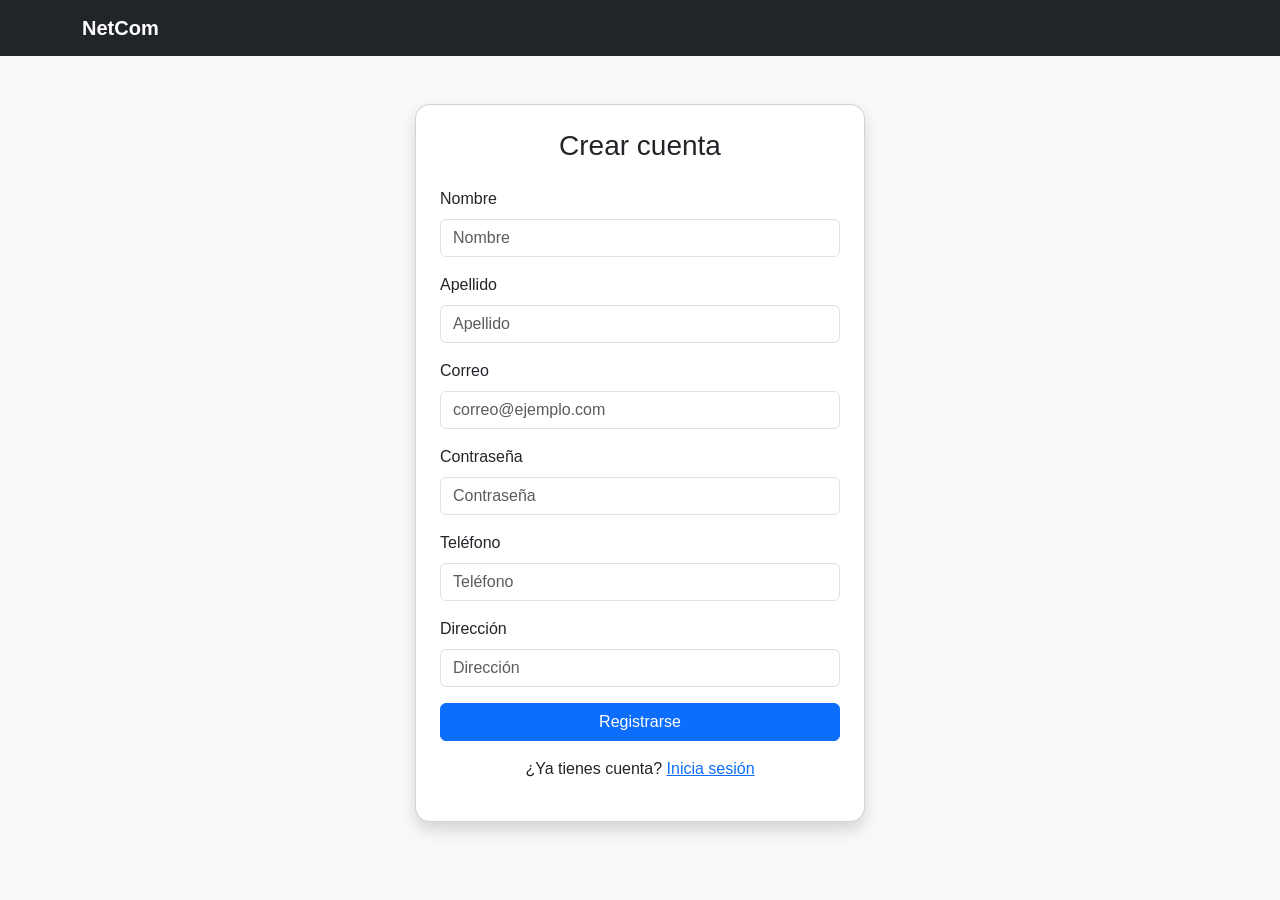
<file: frontend/register.html>
<!DOCTYPE html>
<html lang="es">
<head>
  <meta charset="UTF-8">
  <meta name="viewport" content="width=device-width, initial-scale=1.0">
  <title>NetCom | Registro</title>

  <link href="https://cdn.jsdelivr.net/npm/bootstrap@5.3.3/dist/css/bootstrap.min.css" rel="stylesheet">
  <link rel="stylesheet" href="css/styles.css">
</head>
<body class="bg-light">

<nav class="navbar navbar-dark bg-dark">
  <div class="container">
    <a class="navbar-brand fw-bold" href="index.html">NetCom</a>
  </div>
</nav>

<div class="container my-5">
  <div class="card p-4 shadow mx-auto form-card">
    <h3 class="text-center mb-4">Crear cuenta</h3>

    <form onsubmit="registrarUsuario(event)">
      <div class="mb-3">
        <label class="form-label">Nombre</label>
        <input id="nombre" class="form-control" type="text" placeholder="Nombre" required>
      </div>

      <div class="mb-3">
        <label class="form-label">Apellido</label>
        <input id="apellido" class="form-control" type="text" placeholder="Apellido" required>
      </div>

      <div class="mb-3">
        <label class="form-label">Correo</label>
        <input id="correo" class="form-control" type="email" placeholder="correo@ejemplo.com" required>
      </div>

      <div class="mb-3">
        <label class="form-label">Contraseña</label>
        <input id="contrasena" class="form-control" type="password" placeholder="Contraseña" required>
      </div>

      <div class="mb-3">
        <label class="form-label">Teléfono</label>
        <input id="telefono" class="form-control" type="text" placeholder="Teléfono">
      </div>

      <div class="mb-3">
        <label class="form-label">Dirección</label>
        <input id="direccion" class="form-control" type="text" placeholder="Dirección">
      </div>

      <button type="submit" class="btn btn-primary w-100">
        Registrarse
      </button>
    </form>

    <div id="mensajeRegistro"></div>

    <p class="text-center mt-3">
      ¿Ya tienes cuenta? <a href="login.html">Inicia sesión</a>
    </p>
  </div>
</div>

<script src="https://cdn.jsdelivr.net/npm/bootstrap@5.3.3/dist/js/bootstrap.bundle.min.js"></script>
<script src="js/auth.js"></script>

</body>
</html>
</file>
<file: frontend/css/styles.css>
body {
  font-family: Arial, sans-serif;
  background-color: #f8f9fa;
}

.hero {
  min-height: 75vh;
  background:
    linear-gradient(rgba(0,0,0,.65), rgba(0,0,0,.65)),
    url("https://via.placeholder.com/1600x900?text=NetCom+Technology") center/cover;
}

.card {
  border-radius: 15px;
}

.product-card {
  transition: transform .2s ease, box-shadow .2s ease;
  border: none;
}

.product-card:hover {
  transform: translateY(-5px);
  box-shadow: 0 10px 25px rgba(0,0,0,.15);
}

.product-card img {
  border-radius: 15px 15px 0 0;
}

.form-card {
  width: 100%;
  max-width: 450px;
}

.total-card {
  max-width: 400px;
}

.cantidad-input {
  max-width: 90px;
}

.min-vh-75 {
  min-height: 75vh;
}

.home-hero {
  background:
    linear-gradient(120deg, rgba(5, 10, 20, 0.92), rgba(13, 110, 253, 0.65)),
    url("https://via.placeholder.com/1600x900?text=NetCom+Home") center/cover;
  padding: 60px 0;
}

.hero-image-card {
  position: relative;
}

.hero-image-card img {
  width: 100%;
  object-fit: cover;
}

.section-header h2 {
  color: #111827;
}

.category-card {
  position: relative;
  height: 260px;
  overflow: hidden;
  border-radius: 18px;
  cursor: pointer;
  box-shadow: 0 8px 25px rgba(0,0,0,.12);
}

.category-card img {
  width: 100%;
  height: 100%;
  object-fit: cover;
  transition: transform .3s ease;
}

.category-card:hover img {
  transform: scale(1.08);
}

.category-overlay {
  position: absolute;
  inset: 0;
  background: linear-gradient(to top, rgba(0,0,0,.85), rgba(0,0,0,.15));
  color: white;
  display: flex;
  flex-direction: column;
  justify-content: end;
  padding: 25px;
}

.category-overlay h4 {
  font-weight: bold;
}

.offers-section {
  background: linear-gradient(120deg, #111827, #0d6efd);
}

.offer-card {
  background: white;
  border-radius: 16px;
  padding: 20px;
  height: 100%;
  box-shadow: 0 8px 25px rgba(0,0,0,.12);
}

.product-badge {
  position: absolute;
  top: 12px;
  left: 12px;
}

.trust-box {
  background: white;
  border-radius: 22px;
  padding: 35px;
}

.trust-icon {
  font-size: 38px;
  margin-bottom: 10px;
}


.footer-link {
  color: rgba(255,255,255,.7);
  text-decoration: none;
}

.footer-link:hover {
  color: white;
}

.product-card img {
  height: 210px;
  object-fit: cover;
}
.search-wrapper {
  position: relative;
  z-index: 20;
}

.search-suggestions {
  position: absolute;
  top: 100%;
  left: 0;
  right: 0;
  background: white;
  border-radius: 0 0 16px 16px;
  overflow: hidden;
  box-shadow: 0 12px 30px rgba(0,0,0,.18);
  display: none;
  max-height: 360px;
  overflow-y: auto;
}

.search-suggestion-item {
  display: flex;
  align-items: center;
  gap: 12px;
  padding: 12px 15px;
  cursor: pointer;
  border-bottom: 1px solid #eee;
  color: #111827;
}

.search-suggestion-item:hover {
  background: #f1f5f9;
}

.search-suggestion-item img {
  width: 55px;
  height: 45px;
  object-fit: cover;
  border-radius: 8px;
}

.search-suggestion-info h6 {
  margin: 0;
  font-weight: 700;
}

.search-suggestion-info small {
  color: #6b7280;
}

.search-no-results {
  padding: 14px;
  color: #6b7280;
  text-align: center;
}

.catalog-header {
  background: linear-gradient(120deg, #f8fafc, #e0ecff);
  padding: 55px 0;
  border-bottom: 1px solid #e5e7eb;
}

.catalog-search-card {
  background: white;
  padding: 22px;
  border-radius: 20px;
}

.filters-panel {
  background: white;
  padding: 22px;
  border-radius: 20px;
  position: sticky;
  top: 90px;
}

.catalog-product-card {
  background: white;
  border-radius: 20px;
  overflow: hidden;
  box-shadow: 0 8px 24px rgba(0,0,0,.08);
  transition: transform .2s ease, box-shadow .2s ease;
}

.catalog-product-card:hover {
  transform: translateY(-5px);
  box-shadow: 0 14px 35px rgba(0,0,0,.14);
}

.catalog-img-box {
  position: relative;
  height: 230px;
  background: #f1f5f9;
}

.catalog-img-box img {
  width: 100%;
  height: 100%;
  object-fit: cover;
}

.catalog-badge {
  position: absolute;
  top: 12px;
  right: 12px;
}

.catalog-card-body {
  padding: 20px;
}

.catalog-product-title a {
  color: #111827;
  text-decoration: none;
}

.catalog-product-title a:hover {
  color: #0d6efd;
}

.catalog-description {
  color: #6b7280;
  font-size: 14px;
  min-height: 62px;
}

.specs-list {
  display: flex;
  flex-wrap: wrap;
  gap: 6px;
}

.specs-list span {
  background: #eef2ff;
  color: #1e3a8a;
  font-size: 12px;
  padding: 5px 9px;
  border-radius: 999px;
}

.empty-state {
  background: white;
  border-radius: 22px;
  text-align: center;
  padding: 60px 25px;
  box-shadow: 0 8px 24px rgba(0,0,0,.08);
}

.detail-image-box {
  background: white;
  border-radius: 24px;
  padding: 18px;
}

.detail-image-box img {
  width: 100%;
  height: 480px;
  object-fit: contain;
  border-radius: 18px;
  background: #f8fafc;
}

.detail-info-box {
  background: white;
  border-radius: 24px;
  padding: 28px;
  box-shadow: 0 8px 24px rgba(0,0,0,.08);
}

.detail-description {
  color: #6b7280;
  font-size: 16px;
}

.detail-price-box {
  background: #f8fafc;
  border-radius: 18px;
  padding: 20px;
}

.payment-list {
  display: flex;
  flex-wrap: wrap;
  gap: 10px;
}

.payment-list span {
  background: #e0f2fe;
  color: #075985;
  padding: 8px 12px;
  border-radius: 999px;
  font-weight: 600;
  font-size: 14px;
}

.detail-section-card {
  background: white;
  border-radius: 22px;
  padding: 25px;
  box-shadow: 0 8px 24px rgba(0,0,0,.08);
}

/* =========================
   FIX GLOBAL MODO OSCURO NETCOM
========================= */

html[data-bs-theme="dark"],
html[data-bs-theme="dark"] body {
  background-color: #121212 !important;
  color: #e5e7eb !important;
}

html[data-bs-theme="dark"] main,
html[data-bs-theme="dark"] section {
  background-color: transparent;
  color: #e5e7eb;
}

html[data-bs-theme="dark"] .container,
html[data-bs-theme="dark"] .container-fluid {
  color: #e5e7eb;
}

/* Fondos claros de Bootstrap */
html[data-bs-theme="dark"] .bg-light {
  background-color: #1e293b !important;
}

html[data-bs-theme="dark"] .bg-white {
  background-color: #1e293b !important;
}

/* Tarjetas y paneles personalizados */
html[data-bs-theme="dark"] .card,
html[data-bs-theme="dark"] .form-card,
html[data-bs-theme="dark"] .product-card,
html[data-bs-theme="dark"] .catalog-product-card,
html[data-bs-theme="dark"] .catalog-search-card,
html[data-bs-theme="dark"] .filters-panel,
html[data-bs-theme="dark"] .detail-info-box,
html[data-bs-theme="dark"] .detail-section-card,
html[data-bs-theme="dark"] .detail-image-box,
html[data-bs-theme="dark"] .trust-box,
html[data-bs-theme="dark"] .offer-card,
html[data-bs-theme="dark"] .seller-section,
html[data-bs-theme="dark"] .empty-state,
html[data-bs-theme="dark"] .modal-content,
html[data-bs-theme="dark"] .total-card {
  background-color: #1e293b !important;
  color: #e5e7eb !important;
  border-color: #334155 !important;
}

/* Textos */
html[data-bs-theme="dark"] h1,
html[data-bs-theme="dark"] h2,
html[data-bs-theme="dark"] h3,
html[data-bs-theme="dark"] h4,
html[data-bs-theme="dark"] h5,
html[data-bs-theme="dark"] h6,
html[data-bs-theme="dark"] p,
html[data-bs-theme="dark"] label,
html[data-bs-theme="dark"] span,
html[data-bs-theme="dark"] li {
  color: inherit;
}

html[data-bs-theme="dark"] .text-muted {
  color: #94a3b8 !important;
}

/* Navbar */
html[data-bs-theme="dark"] .navbar,
html[data-bs-theme="dark"] footer {
  background-color: #0b1120 !important;
}

/* Header del catálogo */
html[data-bs-theme="dark"] .catalog-header {
  background: linear-gradient(120deg, #111827, #172033) !important;
  border-bottom: 1px solid #334155;
}

/* Hero del index */
html[data-bs-theme="dark"] .home-hero {
  background:
    linear-gradient(120deg, rgba(2, 6, 23, 0.96), rgba(30, 64, 175, 0.68)),
    url("https://via.placeholder.com/1600x900?text=NetCom+Dark") center/cover !important;
}

/* Sección de ofertas */
html[data-bs-theme="dark"] .offers-section {
  background: linear-gradient(120deg, #020617, #1d4ed8) !important;
}

/* Inputs */
html[data-bs-theme="dark"] .form-control,
html[data-bs-theme="dark"] .form-select {
  background-color: #0f172a !important;
  color: #e5e7eb !important;
  border-color: #334155 !important;
}

html[data-bs-theme="dark"] .form-control::placeholder {
  color: #64748b !important;
}

/* Tablas */
html[data-bs-theme="dark"] .table {
  --bs-table-bg: #1e293b;
  --bs-table-color: #e5e7eb;
  --bs-table-border-color: #334155;
}

html[data-bs-theme="dark"] .table-dark {
  --bs-table-bg: #0b1120;
  --bs-table-color: #e5e7eb;
}

/* Catálogo */
html[data-bs-theme="dark"] .catalog-img-box {
  background-color: #243244 !important;
}

html[data-bs-theme="dark"] .catalog-product-title a {
  color: #e5e7eb !important;
}

html[data-bs-theme="dark"] .catalog-product-title a:hover {
  color: #60a5fa !important;
}

html[data-bs-theme="dark"] .catalog-description,
html[data-bs-theme="dark"] .detail-description {
  color: #94a3b8 !important;
}

/* Detalle producto */
html[data-bs-theme="dark"] .detail-price-box {
  background-color: #243244 !important;
}

/* Badges de características */
html[data-bs-theme="dark"] .specs-list span {
  background: #172554 !important;
  color: #bfdbfe !important;
}

html[data-bs-theme="dark"] .payment-list span {
  background: #0f3b57 !important;
  color: #bae6fd !important;
}

/* Dropdown usuario */
html[data-bs-theme="dark"] .dropdown-menu {
  background-color: #1e293b !important;
  border-color: #334155 !important;
}

html[data-bs-theme="dark"] .dropdown-item {
  color: #e5e7eb !important;
}

html[data-bs-theme="dark"] .dropdown-item:hover {
  background-color: #243244 !important;
}

/* Sugerencias de búsqueda */
html[data-bs-theme="dark"] .search-suggestions {
  background: #1e293b !important;
  border: 1px solid #334155 !important;
}

html[data-bs-theme="dark"] .search-suggestion-item {
  color: #e5e7eb !important;
  border-bottom: 1px solid #334155 !important;
}

html[data-bs-theme="dark"] .search-suggestion-item:hover {
  background: #243244 !important;
}

/* Botones */
html[data-bs-theme="dark"] .btn-primary {
  background-color: #2563eb !important;
  border-color: #2563eb !important;
}

html[data-bs-theme="dark"] .btn-primary:hover {
  background-color: #1d4ed8 !important;
  border-color: #1d4ed8 !important;
}

html[data-bs-theme="dark"] .btn-outline-primary {
  color: #93c5fd !important;
  border-color: #3b82f6 !important;
}

html[data-bs-theme="dark"] .btn-outline-primary:hover {
  background-color: #2563eb !important;
  color: #ffffff !important;
}

/* Links footer */
html[data-bs-theme="dark"] .footer-link {
  color: #94a3b8 !important;
}

html[data-bs-theme="dark"] .footer-link:hover {
  color: #ffffff !important;
}

.account-header {
  background: linear-gradient(120deg, #f8fafc, #e0ecff);
  border-radius: 24px;
  padding: 35px;
}

.account-card {
  background: white;
  border-radius: 24px;
  padding: 28px;
  box-shadow: 0 8px 24px rgba(0,0,0,.08);
}

.account-avatar {
  width: 90px;
  height: 90px;
  border-radius: 50%;
  background: #0d6efd;
  color: white;
  display: flex;
  align-items: center;
  justify-content: center;
  font-size: 42px;
  font-weight: bold;
  margin: auto;
}

.account-stat-card {
  background: white;
  border-radius: 22px;
  padding: 25px;
  box-shadow: 0 8px 24px rgba(0,0,0,.08);
  height: 100%;
}

.account-stat-card span {
  color: #6b7280;
  font-weight: 600;
}

.account-stat-card h2,
.account-stat-card h4 {
  margin-top: 8px;
  font-weight: bold;
}

html[data-bs-theme="dark"] .account-header {
  background: linear-gradient(120deg, #111827, #172033);
}

html[data-bs-theme="dark"] .account-card,
html[data-bs-theme="dark"] .account-stat-card {
  background: var(--netcom-surface) !important;
  color: var(--netcom-text) !important;
}
.admin-header {
  background: linear-gradient(120deg, #f8fafc, #e0ecff);
  border-radius: 24px;
  padding: 35px;
}

.admin-tabs .nav-link {
  border-radius: 999px;
  margin-right: 8px;
  font-weight: 600;
}

.admin-card {
  background: white;
  border-radius: 24px;
  padding: 28px;
  box-shadow: 0 8px 24px rgba(0,0,0,.08);
}

.admin-stat-card {
  background: white;
  border-radius: 22px;
  padding: 25px;
  box-shadow: 0 8px 24px rgba(0,0,0,.08);
  height: 100%;
}

.admin-stat-card span {
  color: #6b7280;
  font-weight: 600;
}

.admin-stat-card h2 {
  font-weight: bold;
  margin-top: 10px;
}

.admin-select {
  max-width: 320px;
}

html[data-bs-theme="dark"] .admin-header {
  background: linear-gradient(120deg, #111827, #172033);
}

html[data-bs-theme="dark"] .admin-card,
html[data-bs-theme="dark"] .admin-stat-card {
  background: var(--netcom-surface) !important;
  color: var(--netcom-text) !important;
}
</file>
